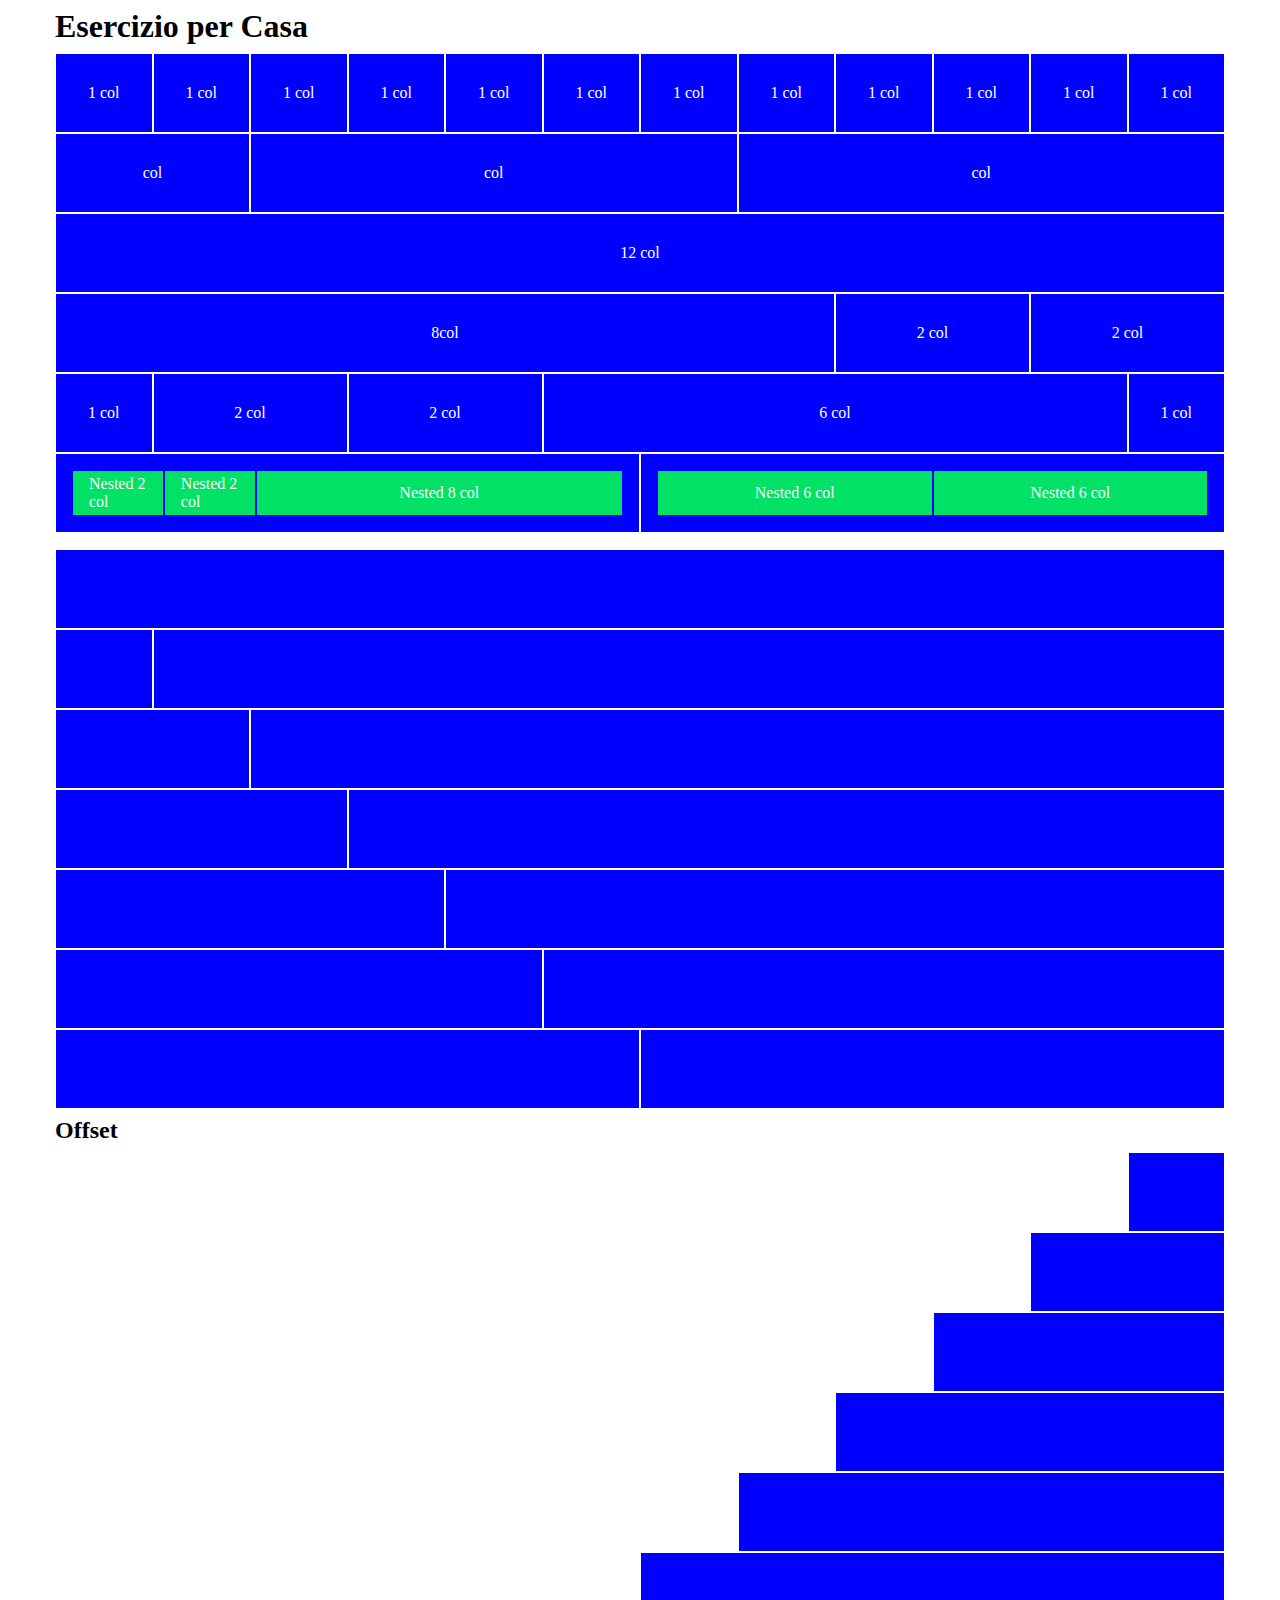
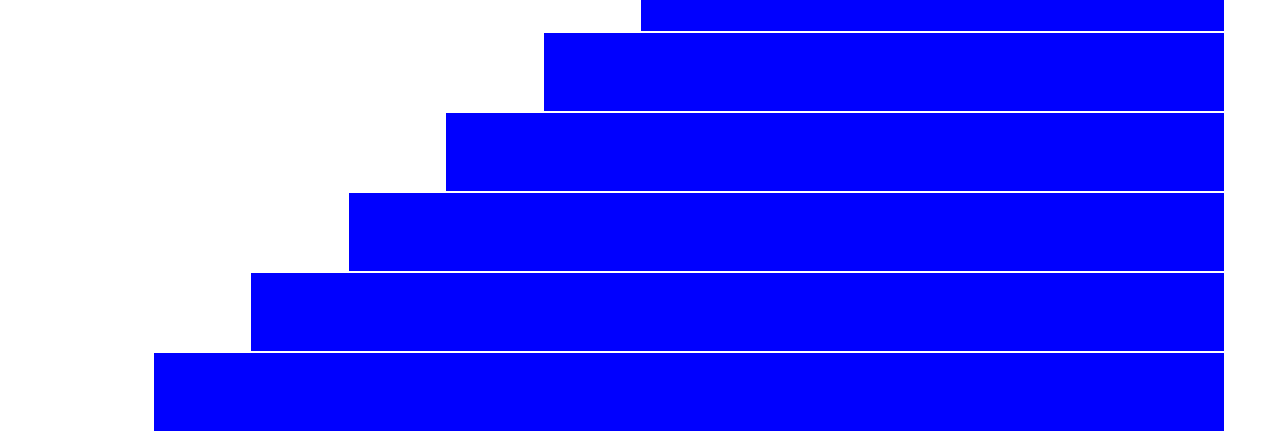
<file: index.html>
<!DOCTYPE html>
<html lang="en">
<head>
    <meta charset="UTF-8">
    <meta http-equiv="X-UA-Compatible" content="IE=edge">
    <meta name="viewport" content="width=device-width, initial-scale=1.0">
    <title>html-css-12bool</title>

    <link rel="stylesheet" href="./assets/css/framework.css">
    <link rel="stylesheet" href="./assets/css/style.css">


</head>
<body>

    <div class="container">

        <section class="mb-1">
            <h1 class="">Esercizio per Casa</h1>

            <div class="row">
                <div class="col-1 d-flex">1 col</div>
                <div class="col-1 d-flex">1 col</div>
                <div class="col-1 d-flex">1 col</div>
                <div class="col-1 d-flex">1 col</div>
                <div class="col-1 d-flex">1 col</div>
                <div class="col-1 d-flex">1 col</div>
                <div class="col-1 d-flex">1 col</div>
                <div class="col-1 d-flex">1 col</div>
                <div class="col-1 d-flex">1 col</div>
                <div class="col-1 d-flex">1 col</div>
                <div class="col-1 d-flex">1 col</div>
                <div class="col-1 d-flex">1 col</div>
            </div>

            <div class="row">
                <div class="col-2 d-flex">col</div>
                <div class="col-5 d-flex">col</div>
                <div class="col-5 d-flex">col</div>
            </div>

            <div class="row">
                <div class="col-12 d-flex">12 col</div>
            </div>

            <div class="row">
                <div class="col-8 d-flex">8col</div>  
                <div class="col-2 d-flex">2 col</div>
                <div class="col-2 d-flex">2 col</div>
            </div>

            <div class="row">
                <div class="col-1 d-flex">1 col</div>
                <div class="col-2 d-flex">2 col</div>
                <div class="col-2 d-flex">2 col</div>
                <div class="col-6 d-flex">6 col</div>
                <div class="col-1 d-flex">1 col</div>
            </div>

            <div class="row">
    
                <div class="col-6 row">
                
                    <div class="col-2 d-flex nested">Nested 2 col</div>
                    <div class="col-2 d-flex nested">Nested 2 col</div>
                    <div class="col-8 d-flex nested">Nested 8 col</div>
    
                    
                </div>
    
                <div class="col-6 row">
                    
                    <div class="col-6 d-flex nested">Nested 6 col</div>
                    <div class="col-6 d-flex nested">Nested 6 col</div>
                
                </div>
            </div>
        </section>

        <section>
            <div class="row">
                <div class="col-12"></div>
            </div>
            
            <div class="row">
                <div class="col-1"></div>
                <div class="col-11"></div>
            </div>

            <div class="row">
                <div class="col-2"></div>
                <div class="col-10"></div>
            </div>
            
            <div class="row">
                <div class="col-3"></div>
                <div class="col-9"></div>
            </div>

            <div class="row">
                <div class="col-4"></div>
                <div class="col-8"></div>
            </div>

            <div class="row">
                <div class="col-5"></div>
                <div class="col-7"></div>
            </div>

            <div class="row">
                <div class="col-6"></div>
                <div class="col-6"></div>
            </div>
            

        </section>

        <section>
            <h2>Offset</h2>
            <div class="row">
                <div class="col-offset-11 col-1"></div>
            </div>
            <div class="row">
                <div class="col-offset-10 col-2"></div>
            </div>
            <div class="row">
                <div class="col-offset-9 col-3"></div>
            </div>
            <div class="row">
                <div class="col-offset-8 col-4"></div>
            </div>
            <div class="row">
                <div class="col-offset-7 col-5"></div>
            </div>
            <div class="row">
                <div class="col-offset-6 col-6"></div>
            </div>
            <div class="row">
                <div class="col-offset-5 col-7"></div>
            </div>
            <div class="row">
                <div class="col-offset-4 col-8"></div>
            </div>
            <div class="row">
                <div class="col-offset-3 col-9"></div>
            </div>
            <div class="row">
                <div class="col-offset-2 col-10"></div>
            </div>
            <div class="row">
                <div class="col-offset-1 col-11"></div>
            </div>

        </section>




      

    </div>
    
</body>
</html>
</file>
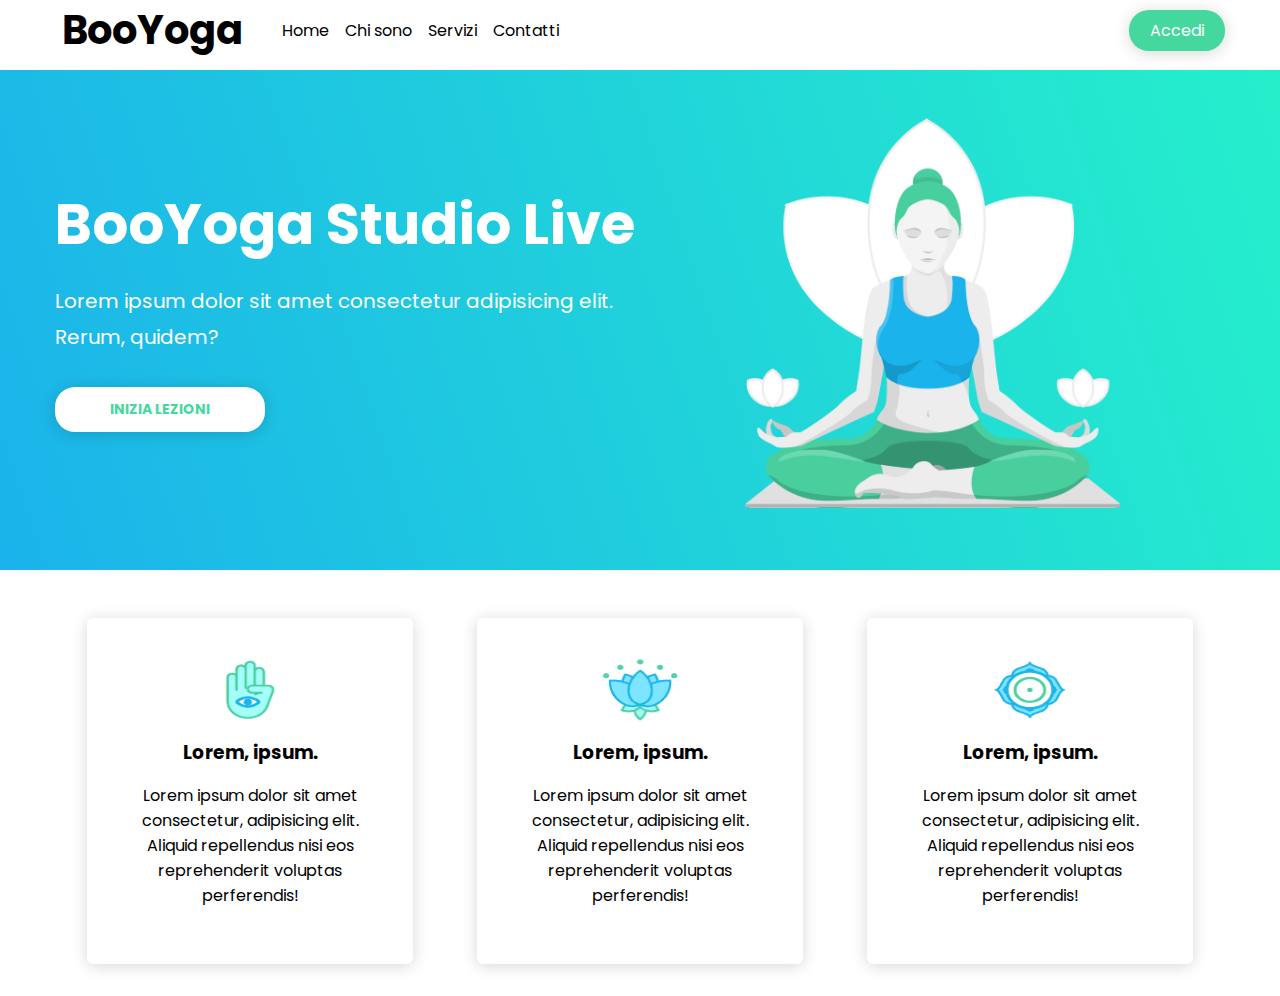
<file: bonus/index.html>
<!DOCTYPE html>
<html lang="en">
<head>
    <meta charset="UTF-8">
    <meta http-equiv="X-UA-Compatible" content="IE=edge">
    <meta name="viewport" content="width=device-width, initial-scale=1.0">
    <title>website Bonus</title>

    <link rel="stylesheet" href="../assets/css/framework.css">
    <link rel="stylesheet" href="./bonus_assets/bonus_css/style.css">
    <link rel="preconnect" href="https://fonts.googleapis.com">
    <link rel="preconnect" href="https://fonts.gstatic.com" crossorigin>
    <link href="https://fonts.googleapis.com/css2?family=Poppins:wght@400;600&display=swap" rel="stylesheet">
</head>

<body>
    <div class="header" id="site_header">
        <nav class="navbar container">

            <div class="row">
                <div class="logo col-2 d-flex">
                    BooYoga
                </div>
                <!-- /.logo -->
                <div class="menu col-8 d-flex pl-1">
                    <ul class="menu-list d-flex">
                        <li class="pl-1"><a href="#">Home</a></li>
                        <li class="pl-1"><a href="#">Chi sono</a></li>
                        <li class="pl-1"><a href="#">Servizi</a></li>
                        <li class="pl-1"><a href="#">Contatti</a></li>
                    </ul>
                
                </div>
                <!-- /.menu -->

                <div class="nav_cta col-2 d-flex">
                    <a href="" class="btn text-center">
                        Accedi
                    </a>

                </div>
                <!-- /.nav_cta -->

            </div>
            
        </nav>
        <!-- /.navbar -->

        <div class="hero pt-3">
            <div class="row container d-flex">
                <div class=" hero-text col-6">
                    <h1>BooYoga Studio Live</h1>
                    <p>Lorem ipsum dolor sit amet consectetur adipisicing elit. Rerum, quidem?</p>
                    <div class="hero-cta btn t-up">
                        <strong>Inizia lezioni</strong> 
                    </div>
                    <!-- /.hero-cta -->

                </div>
                <div class="hero-image col-6 d-flex">
                    <img class="img-fluid" src="./bonus_assets/bonus_img/yoga-14.png" alt="yoga_hero_image">

                </div>
            </div>

        </div>
        <!-- /.hero -->
   
    </div>
    <!-- /#site_header.header -->

    <div class="main" id="site_main">


        <div class="row container">
            <div class="cards col-4 d-flex mt-3 mb-2">
                <div class="card d-flex">
                    <img width="80" height="80" class="pb-1" src="./bonus_assets/bonus_img/yoga-03.png" alt="yoga-03">
    
                    <h3 class="pb-1">
                         Lorem, ipsum.
                    </h3>
    
                    <p class="pb-1 text-center">
                        Lorem ipsum dolor sit amet consectetur, adipisicing elit. Aliquid repellendus nisi eos reprehenderit voluptas perferendis!
                    </p>
                </div>
                    
            </div>
    
            <div class="cards col-4 d-flex mt-3 mb-2">
                <div class="card d-flex">
                    <img width="80" height="80" class="pb-1" src="./bonus_assets/bonus_img/yoga-04.png" alt="yoga-04">
    
                    <h3 class="pb-1">
                        Lorem, ipsum.
                    </h3>
    
                    <p class="pb-1 text-center">
                        Lorem ipsum dolor sit amet consectetur, adipisicing elit. Aliquid repellendus nisi eos reprehenderit voluptas perferendis!
                    </p>
                </div>
                    
            </div>
    
            <div class="cards col-4 d-flex mt-3 mb-2">
                <div class="card d-flex">
                        <img width="80" height="80" class="pb-1" src="./bonus_assets/bonus_img/yoga-05-1.png" alt="yoga-05">
    
                    <h3 class="pb-1">
                        Lorem, ipsum.
                    </h3>
    
                    <p class="pb-1 text-center">
                        Lorem ipsum dolor sit amet consectetur, adipisicing elit. Aliquid repellendus nisi eos reprehenderit voluptas perferendis!
                    </p>
                </div>
                    
            </div>
    


        </div>
       

        

        

    </div>
    <!-- /#site_main.main -->

    <div class="footer" id="site_footer">

    </div>
    <!-- /#site_footer.footer -->
    
</body>
</html>
</file>
<file: assets/css/framework.css>
*{
    margin: 0;
    padding: 0;
    box-sizing:border-box;
}


/* utility */

.img-fluid {
    max-width: 100%;
  }
  
.d-flex{
    display:flex;
}

.align-center {
    align-items: center;
}

.jcont-center{
    justify-content: center;
}

/* Typograpy */


.text-center {
    text-align: center;
}
  
.text-right {
    text-align: right;
}


.text-left {
    text-align: left;
}

.t-up{
    text-transform: uppercase;
} 
  

/* Utility spaces */
  
.p-1 {
    padding: 1rem;
}
  
.p-5 {
    padding: 5rem;
}

.pt-3{
    padding-top: 3rem;
}

.pb-1{
    padding-bottom: 1rem;
}


.pl-1{
    padding-left: 1rem;
}


.mt-2 {
    margin-top: 2rem;
}

.mt-3 {
    margin-top: 3rem;
}

  
.mb-1 {
    margin-bottom:1rem;
}

.mb-2{
    margin-bottom: 2rem;
}

.mb-3{
    margin-bottom: 3rem;
}





/* Grid structure */
  
  
.container {
    max-width: 1170px;
    margin: 0 auto;
}
  
.row {
    display: flex;
    flex-direction: row;
    flex-wrap: wrap;
    
}
  
[class^="col"] {
padding: 0 1rem;
}
  
  
[class*="col-"] {
flex: 0 0 auto;
}
  
.col {
flex-grow: 1;
flex-basis: 0;
max-width: 100%;
}
  
  
.col-1 {
flex-basis: calc((100% / 12) * 1);
max-width: calc((100% / 12) * 1);
}
  
.col-2 {
flex-basis: calc((100% / 12) * 2);
max-width: calc((100% / 12) * 2);
}
  
.col-3 {
flex-basis: calc((100% / 12) * 3);
max-width: calc((100% / 12) * 3);
}

.col-4 {
flex-basis: calc((100% / 12) * 4);
max-width: calc((100% / 12) * 4);
}
  

.col-5 {
flex-basis: calc((100% / 12) * 5);
max-width: calc((100% / 12) * 5);
}
  
.col-6 {
flex-basis: 50%;
max-width: 50%;
}
  
.col-7 {
flex-basis: calc((100% / 12) *7);
max-width: calc((100% / 12) * 7);
}
  
.col-8 {
flex-basis: calc((100% / 12) * 8);
max-width: calc((100% / 12) * 8);
}
  
.col-9 {
flex-basis: calc((100% / 12) * 9);
max-width: calc((100% / 12) * 9);
}
  
.col-10 {
flex-basis: calc((100% / 12) * 10);
max-width: calc((100% / 12) * 10);
}
  
.col-11 {
flex-basis: calc((100% / 12) * 11);
max-width: calc((100% / 12) * 11);
}
  
.col-12 {
flex-basis: 100%;
max-width: 100%;
}
    
.col-offset-1 {
margin-left: calc((100% / 12) * 1);
}
  
.col-offset-2 {
margin-left: calc((100% / 12) * 2);
}
  
.col-offset-3 {
margin-left: calc((100% / 12) * 3);
}
  
.col-offset-4 {
margin-left: calc((100% / 12) * 4);
}
  
.col-offset-5 {
margin-left: calc((100% / 12) * 5);
}
  
.col-offset-6 {
margin-left: 50%;
}
  
.col-offset-7 {
margin-left: calc((100% / 12) * 7);
}
  
.col-offset-8 {
margin-left: calc((100% / 12) * 8);
}
  
.col-offset-9 {
margin-left: calc((100% / 12) * 9);
}
  
.col-offset-10 {
margin-left: calc((100% / 12) * 10);
}
  
.col-offset-11 {
margin-left: calc((100% / 12) * 11);
}

  
@media screen and (min-width: 576px) {
    .col-sm-1 {
      flex-basis: calc((100% / 12) * 1);
      max-width: calc((100% / 12) * 1);
    }
  
    .col-sm-2 {
      flex-basis: calc((100% / 12) * 2);
      max-width: calc((100% / 12) * 2);
    }
  
    .col-sm-3 {
      flex-basis: calc((100% / 12) * 3);
      max-width: calc((100% / 12) * 3);
    }
  
    .col-sm-4 {
      flex-basis: calc((100% / 12) * 4);
      max-width: calc((100% / 12) * 4);
    }
  
    .col-sm-5 {
      flex-basis: calc((100% / 12) * 5);
      max-width: calc((100% / 12) * 5);
    }
  
    .col-sm-6 {
      flex-basis: 50%;
      max-width: 50%;
    }
  
    .col-sm-7 {
      flex-basis: calc((100% / 12) *7);
      max-width: calc((100% / 12) * 7);
    }
  
    .col-sm-8 {
      flex-basis: calc((100% / 12) * 8);
      max-width: calc((100% / 12) * 8);
    }
  
    .col-sm-9 {
      flex-basis: calc((100% / 12) * 9);
      max-width: calc((100% / 12) * 9);
    }
  
    .col-sm-10 {
      flex-basis: calc((100% / 12) * 10);
      max-width: calc((100% / 12) * 10);
    }
  
    .col-sm-11 {
      flex-basis: calc((100% / 12) * 11);
      max-width: calc((100% / 12) * 11);
    }
  
    .col-sm-12 {
      flex-basis: 100%;
      max-width: 100%;
    }
  
  
    .col-sm-offset-1 {
      margin-left: calc((100% / 12) * 1);
    }
  
    .col-sm-offset-2 {
      margin-left: calc((100% / 12) * 2);
    }
  
    .col-sm-offset-3 {
      margin-left: calc((100% / 12) * 3);
    }
  
    .col-sm-offset-4 {
      margin-left: calc((100% / 12) * 4);
    }
  
    .col-sm-offset-5 {
      margin-left: calc((100% / 12) * 5);
    }
  
    .col-sm-offset-6 {
      margin-left: 50%;
    }
  
    .col-sm-offset-7 {
      margin-left: calc((100% / 12) * 7);
    }
  
    .col-sm-offset-8 {
      margin-left: calc((100% / 12) * 8);
    }
  
    .col-sm-offset-9 {
      margin-left: calc((100% / 12) * 9);
    }
  
    .col-sm-offset-10 {
      margin-left: calc((100% / 12) * 10);
    }
  
    .col-sm-offset-11 {
      margin-left: calc((100% / 12) * 11);
    }
  
  }
  
@media screen and (min-width: 768px) {
    .col-md-1 {
      flex-basis: calc((100% / 12) * 1);
      max-width: calc((100% / 12) * 1);
    }
  
    .col-md-2 {
      flex-basis: calc((100% / 12) * 2);
      max-width: calc((100% / 12) * 2);
    }
  
    .col-md-3 {
      flex-basis: calc((100% / 12) * 3);
      max-width: calc((100% / 12) * 3);
    }
  
    .col-md-4 {
      flex-basis: calc((100% / 12) * 4);
      max-width: calc((100% / 12) * 4);
    }
  
    .col-md-5 {
      flex-basis: calc((100% / 12) * 5);
      max-width: calc((100% / 12) * 5);
    }
  
    .col-md-6 {
      flex-basis: 50%;
      max-width: 50%;
    }
  
    .col-md-7 {
      flex-basis: calc((100% / 12) *7);
      max-width: calc((100% / 12) * 7);
    }
  
    .col-md-8 {
      flex-basis: calc((100% / 12) * 8);
      max-width: calc((100% / 12) * 8);
    }
  
    .col-md-9 {
      flex-basis: calc((100% / 12) * 9);
      max-width: calc((100% / 12) * 9);
    }
  
    .col-md-10 {
      flex-basis: calc((100% / 12) * 10);
      max-width: calc((100% / 12) * 10);
    }
  
    .col-md-11 {
      flex-basis: calc((100% / 12) * 11);
      max-width: calc((100% / 12) * 11);
    }
  
    .col-md-12 {
      flex-basis: 100%;
      max-width: 100%;
    }
  
  
    .col-md-offset-1 {
      margin-left: calc((100% / 12) * 1);
    }
  
    .col-md-offset-2 {
      margin-left: calc((100% / 12) * 2);
    }
  
    .col-md-offset-3 {
      margin-left: calc((100% / 12) * 3);
    }
  
    .col-md-offset-4 {
      margin-left: calc((100% / 12) * 4);
    }
  
    .col-md-offset-5 {
      margin-left: calc((100% / 12) * 5);
    }
  
    .col-md-offset-6 {
      margin-left: 50%;
    }
  
    .col-md-offset-7 {
      margin-left: calc((100% / 12) * 7);
    }
  
    .col-md-offset-8 {
      margin-left: calc((100% / 12) * 8);
    }
  
    .col-md-offset-9 {
      margin-left: calc((100% / 12) * 9);
    }
  
    .col-md-offset-10 {
      margin-left: calc((100% / 12) * 10);
    }
  
    .col-md-offset-11 {
      margin-left: calc((100% / 12) * 11);
    }
  
}
  
@media screen and (min-width: 992px) {
    .col-lg-1 {
      flex-basis: calc((100% / 12) * 1);
      max-width: calc((100% / 12) * 1);
    }
  
    .col-lg-2 {
      flex-basis: calc((100% / 12) * 2);
      max-width: calc((100% / 12) * 2);
    }
  
    .col-lg-3 {
      flex-basis: calc((100% / 12) * 3);
      max-width: calc((100% / 12) * 3);
    }
  
    .col-lg-4 {
      flex-basis: calc((100% / 12) * 4);
      max-width: calc((100% / 12) * 4);
    }
  
    .col-lg-5 {
      flex-basis: calc((100% / 12) * 5);
      max-width: calc((100% / 12) * 5);
    }
  
    .col-lg-6 {
      flex-basis: 50%;
      max-width: 50%;
    }
  
    .col-lg-7 {
      flex-basis: calc((100% / 12) *7);
      max-width: calc((100% / 12) * 7);
    }
  
    .col-lg-8 {
      flex-basis: calc((100% / 12) * 8);
      max-width: calc((100% / 12) * 8);
    }
  
    .col-lg-9 {
      flex-basis: calc((100% / 12) * 9);
      max-width: calc((100% / 12) * 9);
    }
  
    .col-lg-10 {
      flex-basis: calc((100% / 12) * 10);
      max-width: calc((100% / 12) * 10);
    }
  
    .col-lg-11 {
      flex-basis: calc((100% / 12) * 11);
      max-width: calc((100% / 12) * 11);
    }
  
    .col-lg-12 {
      flex-basis: 100%;
      max-width: 100%;
    }
  
  
    .col-lg-offset-1 {
      margin-left: calc((100% / 12) * 1);
    }
  
    .col-lg-offset-2 {
      margin-left: calc((100% / 12) * 2);
    }
  
    .col-lg-offset-3 {
      margin-left: calc((100% / 12) * 3);
    }
  
    .col-lg-offset-4 {
      margin-left: calc((100% / 12) * 4);
    }
  
    .col-lg-offset-5 {
      margin-left: calc((100% / 12) * 5);
    }
  
    .col-lg-offset-6 {
      margin-left: 50%;
    }
  
    .col-lg-offset-7 {
      margin-left: calc((100% / 12) * 7);
    }
  
    .col-lg-offset-8 {
      margin-left: calc((100% / 12) * 8);
    }
  
    .col-lg-offset-9 {
      margin-left: calc((100% / 12) * 9);
    }
  
    .col-lg-offset-10 {
      margin-left: calc((100% / 12) * 10);
    }
  
    .col-lg-offset-11 {
      margin-left: calc((100% / 12) * 11);
    }
  
}
</file>
<file: assets/css/style.css>
h1, h2 {
    margin: 0.5rem 0;
}

[class^="col"]{
    background-color: blue;
    border: 1px solid white;
    height:80px;
    justify-content:center;
    align-items:center;
    color:white;
}


.col-6.row {
    padding:1rem;
}


.nested {
    border:1px solid blue;
    background-color: #00e165;
    height:100%;
}
</file>
<file: bonus/bonus_assets/bonus_css/style.css>
*{
    font-family: 'Poppins', sans-serif;
    text-decoration: none;
    list-style-type: none;
    
}


/****** HEADER****** */

/* navbar */


.navbar{
    height: 70px;

}

.logo{
    font-weight: 700;
    font-size: 40px;
    justify-content: center;
    align-items: center;
}


.menu{
    align-items: center;
    justify-content: flex-start; 
}


.menu .menu-list {
    justify-content: center;
    align-items: center;
}

.menu-list a{
    color: black;
}


.nav_cta{
    justify-content: flex-end;
    align-items: center;
}

.btn{
    width: 6rem;
    border-radius: 20px;
    background-color: #44d89e;
    padding: 0.5rem 1rem;
    color:white;
    box-shadow: 0px 2px 16px 0px rgb(0 0 0 / 16%);
}


.hero{
    height: 500px;
    background-image: linear-gradient(72deg,#1bb3eb 0%,#25efcb 100%);
}

.hero-image{
    align-items: center;
    justify-content: center;
}

.hero img{
    height: 390px;
}

.hero-text{
    color:white;

}

h1{
    font-size: 56px;
    padding: 4rem 0 1rem;
}

.hero-text p{
    font-size:20px;
    line-height: 1.8em;
    padding-bottom: 2rem;
}

.hero-text .btn{
    width: 210px;
    border-radius: 20px;
    background-color: white;
    padding: 12px 36px;
    font-size: 14px;
    color:#44d89e;
    text-align: center;
    box-shadow: 0px 2px 16px 0px rgb(0 0 0 / 16%);

}


/****** MAIN *******/

.cards{
    justify-content: flex-start;
    align-items: center;
}

.card{
    margin: 0 2rem;
    padding:40px 30px;
    border-radius: 6px;
    box-shadow: 0px 2px 16px 0px rgb(0 0 0 / 16%);
    flex-direction: column;
    justify-content: center;
    align-items: center;
    max-width: 100%;
    
}
</file>
